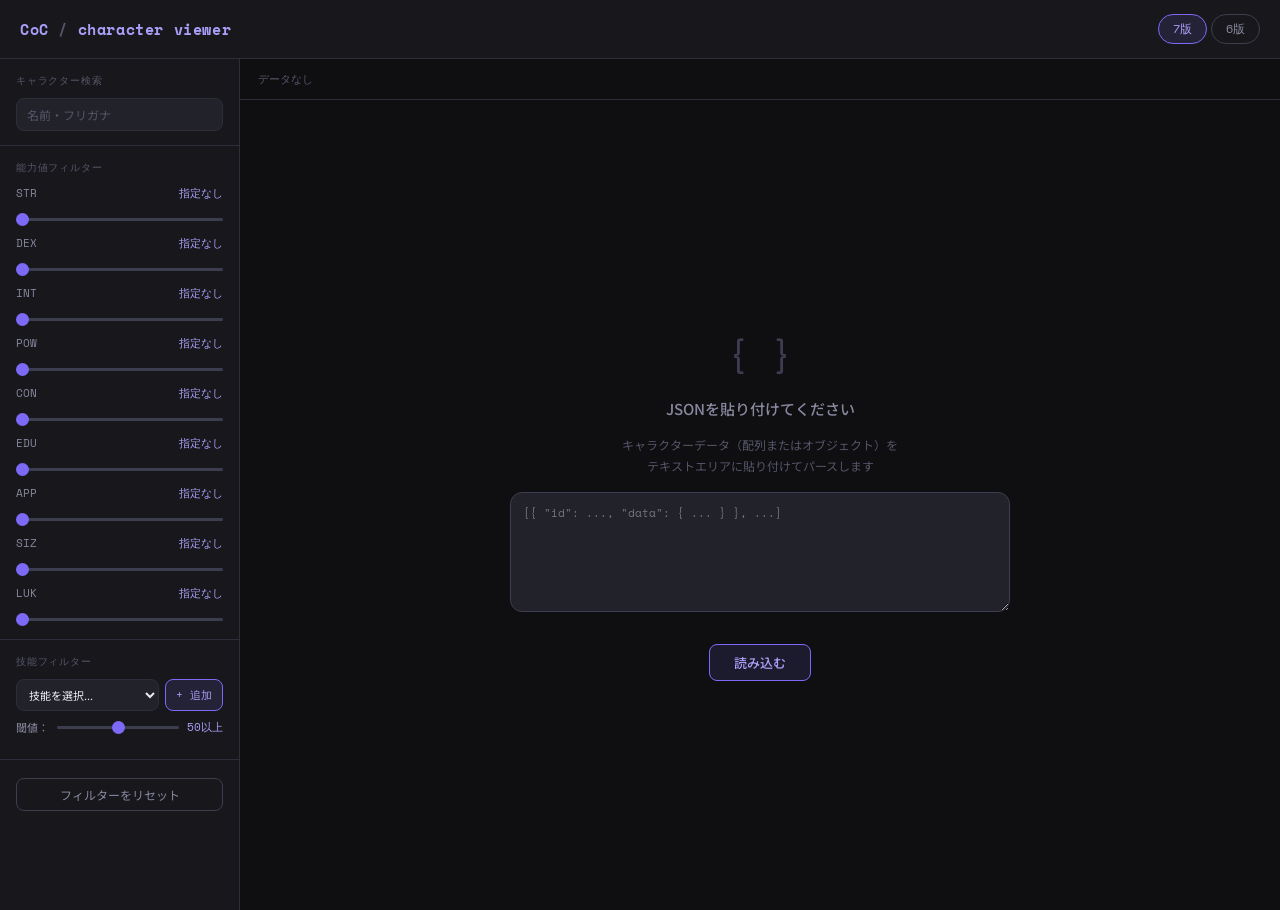
<file: character-viewer.html>
<!DOCTYPE html>
<html lang="ja">
<head>
<meta charset="UTF-8">
<meta name="viewport" content="width=device-width, initial-scale=1.0">
<title>キャラクタービューワー</title>
<link href="https://fonts.googleapis.com/css2?family=Noto+Sans+JP:wght@400;500;700&family=Space+Mono:wght@400;700&display=swap" rel="stylesheet">
<style>
  :root {
    --bg: #0f0f11;
    --surface: #18181c;
    --surface2: #22222a;
    --border: #2e2e3a;
    --border2: #3d3d50;
    --text: #e8e8f0;
    --text2: #8888a0;
    --text3: #55556a;
    --accent: #7c6af7;
    --accent2: #a99ff8;
    --accent-bg: rgba(124,106,247,0.12);
    --green: #4ade80;
    --green-bg: rgba(74,222,128,0.1);
    --amber: #fbbf24;
    --amber-bg: rgba(251,191,36,0.1);
    --red: #f87171;
    --red-bg: rgba(248,113,113,0.1);
    --teal: #2dd4bf;
    --teal-bg: rgba(45,212,191,0.1);
    --radius: 8px;
    --radius-lg: 12px;
  }
  * { box-sizing: border-box; margin: 0; padding: 0; }
  body {
    font-family: 'Noto Sans JP', sans-serif;
    background: var(--bg);
    color: var(--text);
    min-height: 100vh;
    font-size: 13px;
  }

  /* Header */
  .header {
    border-bottom: 1px solid var(--border);
    padding: 14px 20px;
    display: flex;
    align-items: center;
    gap: 16px;
    background: var(--surface);
  }
  .header-title {
    font-family: 'Space Mono', monospace;
    font-size: 15px;
    font-weight: 700;
    color: var(--accent2);
    letter-spacing: 0.04em;
  }
  .header-title span { color: var(--text3); }

  /* Version tabs */
  .ver-tabs {
    display: flex;
    gap: 4px;
    margin-left: auto;
  }
  .ver-tab {
    font-family: 'Space Mono', monospace;
    font-size: 12px;
    padding: 5px 14px;
    border-radius: 20px;
    border: 1px solid var(--border2);
    background: transparent;
    color: var(--text2);
    cursor: pointer;
    transition: all 0.15s;
  }
  .ver-tab:hover { border-color: var(--accent); color: var(--accent2); }
  .ver-tab.active { background: var(--accent-bg); border-color: var(--accent); color: var(--accent2); }

  /* Layout */
  .layout { display: flex; height: calc(100vh - 49px); }

  /* Sidebar */
  .sidebar {
    width: 240px;
    min-width: 240px;
    background: var(--surface);
    border-right: 1px solid var(--border);
    display: flex;
    flex-direction: column;
    overflow-y: auto;
  }
  .sidebar-section {
    padding: 14px 16px;
    border-bottom: 1px solid var(--border);
  }
  .sidebar-section:last-child { border-bottom: none; }
  .sec-label {
    font-family: 'Space Mono', monospace;
    font-size: 10px;
    color: var(--text3);
    letter-spacing: 0.08em;
    text-transform: uppercase;
    margin-bottom: 10px;
  }

  /* Search */
  .search-input {
    width: 100%;
    background: var(--surface2);
    border: 1px solid var(--border);
    border-radius: var(--radius);
    color: var(--text);
    font-family: 'Noto Sans JP', sans-serif;
    font-size: 12px;
    padding: 7px 10px;
    outline: none;
    transition: border-color 0.15s;
  }
  .search-input:focus { border-color: var(--accent); }
  .search-input::placeholder { color: var(--text3); }

  /* Ability sliders */
  .ability-row { margin-bottom: 10px; }
  .ability-row:last-child { margin-bottom: 0; }
  .ability-head {
    display: flex;
    justify-content: space-between;
    align-items: center;
    margin-bottom: 5px;
  }
  .ability-name {
    font-family: 'Space Mono', monospace;
    font-size: 11px;
    color: var(--text2);
  }
  .ability-val {
    font-family: 'Space Mono', monospace;
    font-size: 11px;
    color: var(--accent2);
    min-width: 36px;
    text-align: right;
  }
  input[type=range] {
    -webkit-appearance: none;
    width: 100%;
    height: 3px;
    background: var(--border2);
    border-radius: 2px;
    outline: none;
    cursor: pointer;
  }
  input[type=range]::-webkit-slider-thumb {
    -webkit-appearance: none;
    width: 13px;
    height: 13px;
    border-radius: 50%;
    background: var(--accent);
    cursor: pointer;
    transition: transform 0.1s;
  }
  input[type=range]::-webkit-slider-thumb:hover { transform: scale(1.2); }

  /* Skill filter */
  .skill-filter-row {
    display: flex;
    gap: 6px;
    margin-bottom: 8px;
  }
  .skill-select {
    flex: 1;
    background: var(--surface2);
    border: 1px solid var(--border);
    border-radius: var(--radius);
    color: var(--text);
    font-family: 'Noto Sans JP', sans-serif;
    font-size: 11px;
    padding: 6px 8px;
    outline: none;
    cursor: pointer;
  }
  .skill-select:focus { border-color: var(--accent); }
  .add-btn {
    background: var(--accent-bg);
    border: 1px solid var(--accent);
    border-radius: var(--radius);
    color: var(--accent2);
    font-family: 'Space Mono', monospace;
    font-size: 11px;
    padding: 6px 10px;
    cursor: pointer;
    transition: background 0.15s;
    white-space: nowrap;
  }
  .add-btn:hover { background: rgba(124,106,247,0.22); }

  .skill-threshold-row {
    display: flex;
    align-items: center;
    gap: 8px;
    margin-bottom: 10px;
  }
  .skill-thresh-label {
    font-size: 11px;
    color: var(--text2);
    white-space: nowrap;
  }
  .skill-thresh-val {
    font-family: 'Space Mono', monospace;
    font-size: 11px;
    color: var(--accent2);
    min-width: 28px;
    text-align: right;
  }

  .filter-tags { display: flex; flex-wrap: wrap; gap: 4px; }
  .filter-tag {
    display: flex;
    align-items: center;
    gap: 4px;
    font-size: 11px;
    padding: 3px 8px 3px 9px;
    border-radius: 20px;
    background: var(--teal-bg);
    border: 1px solid rgba(45,212,191,0.3);
    color: var(--teal);
  }
  .filter-tag-remove {
    cursor: pointer;
    color: var(--teal);
    font-size: 13px;
    line-height: 1;
    opacity: 0.7;
    transition: opacity 0.1s;
  }
  .filter-tag-remove:hover { opacity: 1; }

  .reset-btn {
    width: 100%;
    background: transparent;
    border: 1px solid var(--border2);
    border-radius: var(--radius);
    color: var(--text2);
    font-family: 'Noto Sans JP', sans-serif;
    font-size: 12px;
    padding: 7px;
    cursor: pointer;
    transition: all 0.15s;
    margin-top: 4px;
  }
  .reset-btn:hover { border-color: var(--red); color: var(--red); }

  /* Main content */
  .main { flex: 1; display: flex; flex-direction: column; overflow: hidden; }
  .main-header {
    padding: 12px 18px;
    border-bottom: 1px solid var(--border);
    display: flex;
    align-items: center;
    justify-content: space-between;
  }
  .result-count {
    font-family: 'Space Mono', monospace;
    font-size: 11px;
    color: var(--text3);
  }
  .result-count b { color: var(--accent2); }

  /* Paste area */
  .paste-area {
    flex: 1;
    display: flex;
    flex-direction: column;
    align-items: center;
    justify-content: center;
    gap: 16px;
    padding: 40px;
  }
  .paste-icon {
    font-family: 'Space Mono', monospace;
    font-size: 36px;
    color: var(--border2);
  }
  .paste-title {
    font-size: 15px;
    font-weight: 500;
    color: var(--text2);
  }
  .paste-sub { font-size: 12px; color: var(--text3); text-align: center; line-height: 1.7; }
  .paste-textarea {
    width: 100%;
    max-width: 500px;
    height: 120px;
    background: var(--surface2);
    border: 1px solid var(--border2);
    border-radius: var(--radius-lg);
    color: var(--text);
    font-family: 'Space Mono', monospace;
    font-size: 11px;
    padding: 12px;
    outline: none;
    resize: vertical;
    transition: border-color 0.15s;
  }
  .paste-textarea:focus { border-color: var(--accent); }
  .paste-error { font-size: 12px; color: var(--red); }
  .parse-btn {
    background: var(--accent-bg);
    border: 1px solid var(--accent);
    border-radius: var(--radius);
    color: var(--accent2);
    font-family: 'Noto Sans JP', sans-serif;
    font-size: 13px;
    font-weight: 500;
    padding: 8px 24px;
    cursor: pointer;
    transition: background 0.15s;
  }
  .parse-btn:hover { background: rgba(124,106,247,0.22); }

  /* Card grid */
  .card-grid {
    flex: 1;
    overflow-y: auto;
    padding: 16px 18px;
    display: grid;
    grid-template-columns: repeat(auto-fill, minmax(280px, 1fr));
    gap: 12px;
    align-content: start;
  }

  /* Character card */
  .char-card {
    background: var(--surface);
    border: 1px solid var(--border);
    border-radius: var(--radius-lg);
    padding: 14px 16px;
    cursor: pointer;
    transition: border-color 0.15s, transform 0.1s;
  }
  .char-card:hover { border-color: var(--border2); transform: translateY(-1px); }
  .card-top {
    display: flex;
    align-items: center;
    gap: 10px;
    margin-bottom: 10px;
  }
  .avatar {
    width: 38px;
    height: 38px;
    border-radius: 50%;
    background: var(--accent-bg);
    border: 1px solid rgba(124,106,247,0.3);
    display: flex;
    align-items: center;
    justify-content: center;
    font-size: 13px;
    font-weight: 700;
    color: var(--accent2);
    flex-shrink: 0;
  }
  .card-name { font-size: 14px; font-weight: 700; color: var(--text); line-height: 1.3; }
  .card-sub { font-size: 11px; color: var(--text2); margin-top: 1px; }
  .ver-badge {
    margin-left: auto;
    font-family: 'Space Mono', monospace;
    font-size: 10px;
    padding: 2px 7px;
    border-radius: 20px;
    background: var(--surface2);
    border: 1px solid var(--border2);
    color: var(--text3);
    flex-shrink: 0;
  }

  /* Ability chips */
  .ability-chips {
    display: flex;
    flex-wrap: wrap;
    gap: 4px;
    margin-bottom: 9px;
  }
  .ability-chip {
    font-family: 'Space Mono', monospace;
    font-size: 10px;
    padding: 2px 7px;
    border-radius: 4px;
    background: var(--surface2);
    border: 1px solid var(--border);
    color: var(--text2);
  }
  .ability-chip b { color: var(--text); font-weight: 700; }

  /* Skill pills */
  .skill-pills { display: flex; flex-wrap: wrap; gap: 4px; }
  .skill-pill {
    font-size: 10px;
    padding: 2px 8px;
    border-radius: 20px;
    background: var(--green-bg);
    border: 1px solid rgba(74,222,128,0.25);
    color: var(--green);
  }
  .skill-pill.highlight {
    background: var(--teal-bg);
    border-color: rgba(45,212,191,0.35);
    color: var(--teal);
  }

  .empty-state {
    grid-column: 1 / -1;
    text-align: center;
    padding: 60px 20px;
    color: var(--text3);
    font-size: 13px;
  }

  /* Lost badge */
  .lost-dot {
    width: 6px;
    height: 6px;
    border-radius: 50%;
    background: var(--red);
    display: inline-block;
    margin-right: 4px;
    vertical-align: middle;
  }
</style>
</head>
<body>

<div class="header">
  <div class="header-title">CoC<span> / </span>character viewer</div>
  <div class="ver-tabs">
    <button class="ver-tab active" data-ver="7">7版</button>
    <button class="ver-tab" data-ver="6">6版</button>
  </div>
</div>

<div class="layout">
  <!-- Sidebar -->
  <div class="sidebar">
    <div class="sidebar-section">
      <div class="sec-label">キャラクター検索</div>
      <input type="text" class="search-input" id="nameSearch" placeholder="名前・フリガナ" />
    </div>

    <div class="sidebar-section">
      <div class="sec-label">能力値フィルター</div>
      <div id="abilityFilters"></div>
    </div>

    <div class="sidebar-section">
      <div class="sec-label">技能フィルター</div>
      <div class="skill-filter-row">
        <select class="skill-select" id="skillSelect">
          <option value="">技能を選択...</option>
        </select>
        <button class="add-btn" id="addSkillFilter">+ 追加</button>
      </div>
      <div class="skill-threshold-row">
        <span class="skill-thresh-label">閾値：</span>
        <input type="range" id="skillThreshold" min="0" max="100" value="50" step="1" style="flex:1;" />
        <span class="skill-thresh-val" id="skillThreshVal">50以上</span>
      </div>
      <div class="filter-tags" id="skillFilterTags"></div>
    </div>

    <div class="sidebar-section">
      <button class="reset-btn" id="resetBtn">フィルターをリセット</button>
    </div>
  </div>

  <!-- Main -->
  <div class="main">
    <div class="main-header">
      <span class="result-count" id="resultCount">データなし</span>
    </div>
    <div id="pasteArea" class="paste-area">
      <div class="paste-icon">{  }</div>
      <div class="paste-title">JSONを貼り付けてください</div>
      <div class="paste-sub">キャラクターデータ（配列またはオブジェクト）を<br>テキストエリアに貼り付けてパースします</div>
      <textarea class="paste-textarea" id="jsonInput" placeholder='[{ "id": ..., "data": { ... } }, ...]'></textarea>
      <div class="paste-error" id="parseError"></div>
      <button class="parse-btn" id="parseBtn">読み込む</button>
    </div>
    <div id="cardGrid" class="card-grid" style="display:none;"></div>
  </div>
</div>

<script>
// ===== State =====
let allChars = [];
let currentVer = '7';
let skillFilters = []; // [{name, threshold}]
let abilityMinMap = {}; // {STR: 30, ...}

// 7版 vs 6版で表示する能力値とスライダー最大値
const VER_CONFIG = {
  '7': {
    abilities: ['STR','DEX','INT','POW','CON','EDU','APP','SIZ','LUK'],
    abMax: 100,
    abilityKeys: { STR:'str', DEX:'dex', INT:'int', POW:'pow', CON:'con', EDU:'edu', APP:'app', SIZ:'siz', LUK:'luck' }
  },
  '6': {
    abilities: ['STR','DEX','INT','POW','CON','EDU','APP','SIZ'],
    abMax: 21,
    abilityKeys: { STR:'str', DEX:'dex', INT:'int', POW:'pow', CON:'con', EDU:'edu', APP:'app', SIZ:'siz' }
  }
};

// ===== Parse JSON =====
document.getElementById('parseBtn').addEventListener('click', () => {
  const raw = document.getElementById('jsonInput').value.trim();
  const errEl = document.getElementById('parseError');
  errEl.textContent = '';
  try {
    let parsed = JSON.parse(raw);
    if (!Array.isArray(parsed)) parsed = [parsed];
    allChars = parsed;
    document.getElementById('pasteArea').style.display = 'none';
    document.getElementById('cardGrid').style.display = 'grid';
    buildSkillSelect();
    renderAbilityFilters();
    renderCards();
  } catch(e) {
    errEl.textContent = 'JSONの解析に失敗しました: ' + e.message;
  }
});

// ===== Version tabs =====
document.querySelectorAll('.ver-tab').forEach(btn => {
  btn.addEventListener('click', () => {
    currentVer = btn.dataset.ver;
    document.querySelectorAll('.ver-tab').forEach(b => b.classList.remove('active'));
    btn.classList.add('active');
    abilityMinMap = {};
    skillFilters = [];
    document.getElementById('skillFilterTags').innerHTML = '';
    renderAbilityFilters();
    buildSkillSelect();
    renderCards();
  });
});

// ===== Ability filters =====
function renderAbilityFilters() {
  const cfg = VER_CONFIG[currentVer];
  const container = document.getElementById('abilityFilters');
  container.innerHTML = '';
  cfg.abilities.forEach(ab => {
    const min = abilityMinMap[ab] || 0;
    const div = document.createElement('div');
    div.className = 'ability-row';
    div.innerHTML = `
      <div class="ability-head">
        <span class="ability-name">${ab}</span>
        <span class="ability-val" id="abval-${ab}">${min > 0 ? min + '以上' : '指定なし'}</span>
      </div>
      <input type="range" min="0" max="${cfg.abMax}" value="${min}" step="1" data-ab="${ab}" />
    `;
    div.querySelector('input').addEventListener('input', e => {
      const v = parseInt(e.target.value);
      abilityMinMap[ab] = v;
      document.getElementById('abval-' + ab).textContent = v > 0 ? v + '以上' : '指定なし';
      renderCards();
    });
    container.appendChild(div);
  });
}

// ===== Skill select =====
function buildSkillSelect() {
  const sel = document.getElementById('skillSelect');
  sel.innerHTML = '<option value="">技能を選択...</option>';
  const skills = collectAllSkills();
  skills.sort().forEach(s => {
    const opt = document.createElement('option');
    opt.value = s;
    opt.textContent = s;
    sel.appendChild(opt);
  });
}

function collectAllSkills() {
  const names = new Set();
  const filtered = allChars.filter(c => (c.data?.version || '7th').startsWith(currentVer));
  filtered.forEach(ch => {
    const d = ch.data;
    ['actionSkills','battleSkills','searchSkills','knowledgeSkills','negotiationSkills'].forEach(cat => {
      const skills = d[cat];
      if (!skills) return;
      [...(skills.static || []), ...(skills.additional || [])].forEach(sk => {
        if (sk.name) names.add(sk.name + (sk.additionalName ? '（' + sk.additionalName + '）' : ''));
      });
    });
  });
  return [...names];
}

// ===== Skill threshold =====
document.getElementById('skillThreshold').addEventListener('input', e => {
  document.getElementById('skillThreshVal').textContent = e.target.value + '以上';
});

document.getElementById('addSkillFilter').addEventListener('click', () => {
  const sel = document.getElementById('skillSelect');
  const name = sel.value;
  if (!name) return;
  const threshold = parseInt(document.getElementById('skillThreshold').value);
  if (skillFilters.some(f => f.name === name)) return;
  skillFilters.push({ name, threshold });
  renderSkillTags();
  renderCards();
});

function renderSkillTags() {
  const container = document.getElementById('skillFilterTags');
  container.innerHTML = '';
  skillFilters.forEach((f, i) => {
    const tag = document.createElement('div');
    tag.className = 'filter-tag';
    tag.innerHTML = `${f.name} ≥${f.threshold}<span class="filter-tag-remove" data-i="${i}">×</span>`;
    tag.querySelector('.filter-tag-remove').addEventListener('click', () => {
      skillFilters.splice(i, 1);
      renderSkillTags();
      renderCards();
    });
    container.appendChild(tag);
  });
}

// ===== Name search =====
document.getElementById('nameSearch').addEventListener('input', renderCards);

// ===== Reset =====
document.getElementById('resetBtn').addEventListener('click', () => {
  abilityMinMap = {};
  skillFilters = [];
  document.getElementById('nameSearch').value = '';
  document.getElementById('skillFilterTags').innerHTML = '';
  renderAbilityFilters();
  renderCards();
});

// ===== Get skill value =====
function getSkillValue(ch, rawName) {
  const d = ch.data;
  const cats = ['actionSkills','battleSkills','searchSkills','knowledgeSkills','negotiationSkills'];
  for (const cat of cats) {
    const skills = d[cat];
    if (!skills) continue;
    const all = [...(skills.static || []), ...(skills.additional || [])];
    for (const sk of all) {
      const fullName = sk.name + (sk.additionalName ? '（' + sk.additionalName + '）' : '');
      if (fullName === rawName || sk.name === rawName) {
        return (sk.defaultPoint||0) + (sk.professionPoint||0) + (sk.interestPoint||0) + (sk.growthPoint||0) + (sk.otherPoint||0);
      }
    }
  }
  return null;
}

// ===== Get ability value =====
function getAbilityValue(ch, abKey) {
  const v = ch.data?.abilities?.[abKey];
  if (!v) return 0;
  return (v.value || 0) + (v.fixedDiff || 0) + (v.tmpFixedDiff || 0);
}

// ===== Get top skills =====
function getTopSkills(ch, highlightNames) {
  const d = ch.data;
  const cats = ['actionSkills','battleSkills','searchSkills','knowledgeSkills','negotiationSkills'];
  const all = [];
  cats.forEach(cat => {
    const skills = d[cat];
    if (!skills) return;
    [...(skills.static||[]), ...(skills.additional||[])].forEach(sk => {
      const val = (sk.defaultPoint||0)+(sk.professionPoint||0)+(sk.interestPoint||0)+(sk.growthPoint||0)+(sk.otherPoint||0);
      const fullName = sk.name + (sk.additionalName ? '（' + sk.additionalName + '）' : '');
      // Only include if has meaningful points (not just default)
      if ((sk.professionPoint||0)+(sk.interestPoint||0)+(sk.growthPoint||0)+(sk.otherPoint||0) > 0) {
        all.push({ name: fullName, val });
      }
    });
  });
  all.sort((a,b) => b.val - a.val);
  // top 6
  return all.slice(0,6);
}

// ===== Render =====
function renderCards() {
  const cfg = VER_CONFIG[currentVer];
  const nameQ = document.getElementById('nameSearch').value.trim().toLowerCase();

  const filtered = allChars.filter(ch => {
    const ver = (ch.data?.version || '7th').startsWith(currentVer);
    if (!ver) return false;

    // Name search
    const name = (ch.data?.profile?.name || ch.name || '').toLowerCase();
    const furi = (ch.data?.profile?.furi || '').toLowerCase();
    if (nameQ && !name.includes(nameQ) && !furi.includes(nameQ)) return false;

    // Ability filters
    for (const [ab, minVal] of Object.entries(abilityMinMap)) {
      if (minVal <= 0) continue;
      const key = cfg.abilityKeys[ab];
      if (!key) continue;
      if (getAbilityValue(ch, key) < minVal) return false;
    }

    // Skill filters
    for (const sf of skillFilters) {
      const val = getSkillValue(ch, sf.name);
      if (val === null || val < sf.threshold) return false;
    }

    return true;
  });

  const grid = document.getElementById('cardGrid');
  const countEl = document.getElementById('resultCount');
  const total = allChars.filter(c => (c.data?.version||'7th').startsWith(currentVer)).length;
  countEl.innerHTML = `<b>${filtered.length}</b> / ${total} キャラクター`;

  if (filtered.length === 0) {
    grid.innerHTML = '<div class="empty-state">条件に一致するキャラクターが見つかりません</div>';
    return;
  }

  const hlNames = new Set(skillFilters.map(f => f.name));

  grid.innerHTML = '';
  filtered.forEach(ch => {
    const prof = ch.data?.profile || {};
    const name = prof.name || ch.name || '不明';
    const furi = prof.furi || '';
    const age = prof.age || '';
    const sex = prof.sex || '';
    const profession = prof.profession || '';
    const isLost = prof.isLost;

    // Avatar initials
    const initials = name.replace(/[（(].*/, '').trim().slice(0,2);

    // Abilities
    const abChips = cfg.abilities.map(ab => {
      const key = cfg.abilityKeys[ab];
      const val = getAbilityValue(ch, key);
      return `<div class="ability-chip">${ab} <b>${val}</b></div>`;
    }).join('');

    // Skills
    const topSkills = getTopSkills(ch, hlNames);
    const skillHtml = topSkills.map(s => {
      const isHl = hlNames.has(s.name);
      return `<span class="skill-pill${isHl ? ' highlight' : ''}">${s.name} ${s.val}</span>`;
    }).join('');

    const subParts = [];
    if (furi) subParts.push(furi);
    const meta = [age ? age + '歳' : '', sex].filter(Boolean).join('・');
    if (meta) subParts.push(meta);
    if (profession) subParts.push(profession);

    const card = document.createElement('div');
    card.className = 'char-card';
    card.innerHTML = `
      <div class="card-top">
        <div class="avatar">${initials}</div>
        <div style="flex:1;min-width:0;">
          <div class="card-name">${isLost ? '<span class="lost-dot"></span>' : ''}${name}</div>
          ${subParts.length ? `<div class="card-sub">${subParts.join(' ｜ ')}</div>` : ''}
        </div>
        <div class="ver-badge">${currentVer}版</div>
      </div>
      <div class="ability-chips">${abChips}</div>
      <div class="skill-pills">${skillHtml || '<span style="font-size:11px;color:var(--text3);">技能データなし</span>'}</div>
    `;
    grid.appendChild(card);
  });
}

// Init
renderAbilityFilters();
</script>
</body>
</html>
</file>
